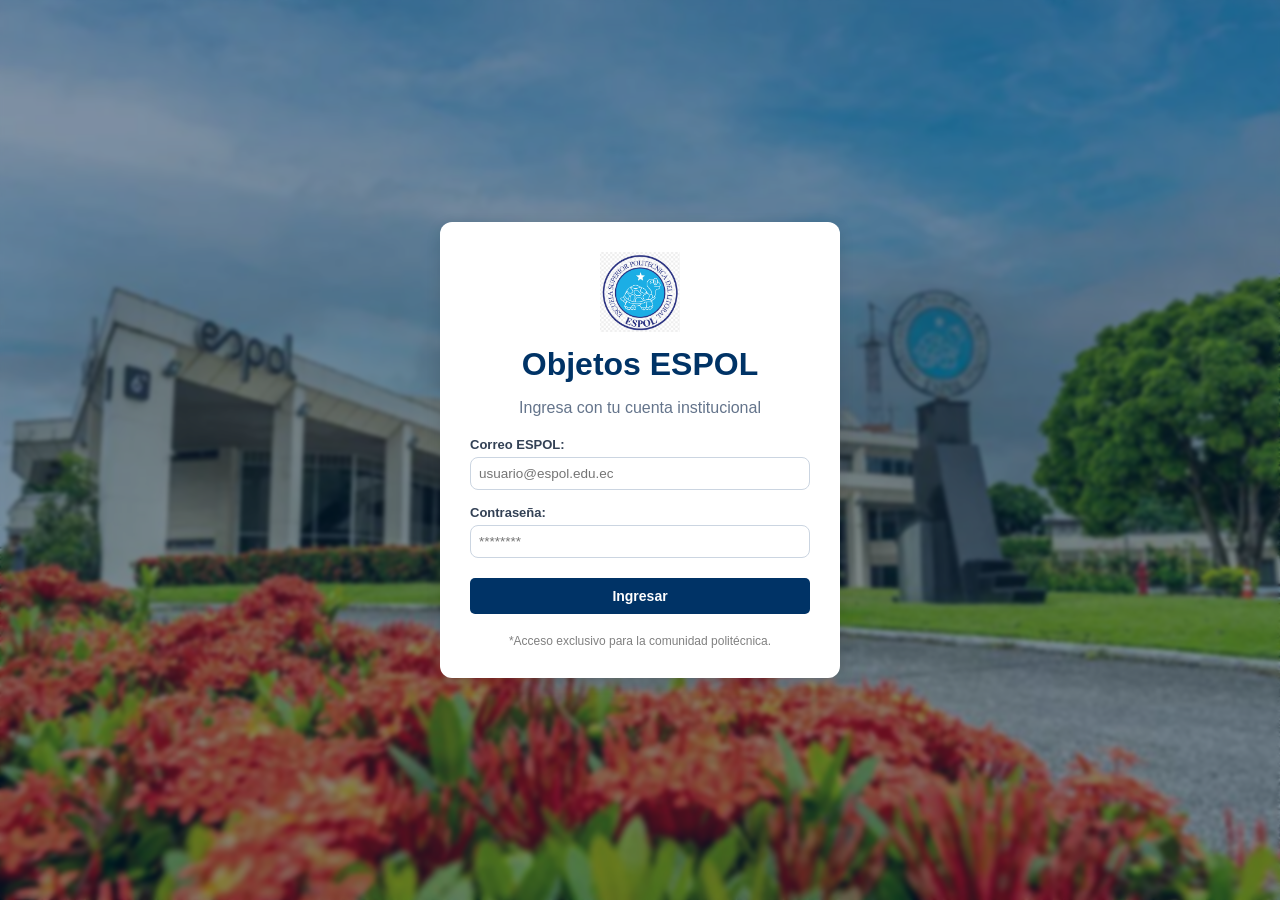
<file: index.html>
<!DOCTYPE html>
<html lang="es">
<head>
    <meta charset="UTF-8">
    <meta name="viewport" content="width=device-width, initial-scale=1.0">
    <title>Iniciar Sesión - Objetos ESPOL</title>
    <!-- Conectado al CSS centralizado -->
    <link rel="stylesheet" href="style.css">
</head>
<body class="body-index">
    <div class="container" style="max-width: 400px; text-align: center;">
        
        <!-- Logo de la tortuguita ESPOL -->
        <img src="logo-tortuga.png" alt="Logo ESPOL" style="width: 80px; height: 80px; margin-bottom: 10px; object-fit: contain;">

        <h1 style="margin-top: 0;">Objetos ESPOL</h1>
        <p>Ingresa con tu cuenta institucional</p>

        <form>
            <label style="display: block; text-align: left;">Correo ESPOL:</label>
            <input type="email" placeholder="usuario@espol.edu.ec" style="width: 100%; padding: 8px; margin-bottom: 15px; box-sizing: border-box;"><br>

            <label style="display: block; text-align: left;">Contraseña:</label>
            <input type="password" placeholder="********" style="width: 100%; padding: 8px; margin-bottom: 20px; box-sizing: border-box;"><br>

            <button type="button" onclick="window.location.href='menu.html'" style="background-color: #003366; color: white; padding: 10px 20px; border: none; border-radius: 5px; cursor: pointer; width: 100%; margin: 0;">Ingresar</button>
        </form>
        
        <p style="font-size: 12px; color: gray; margin-top: 20px; margin-bottom: 0;">*Acceso exclusivo para la comunidad politécnica.</p>
    </div>
</body>
</html>
</file>
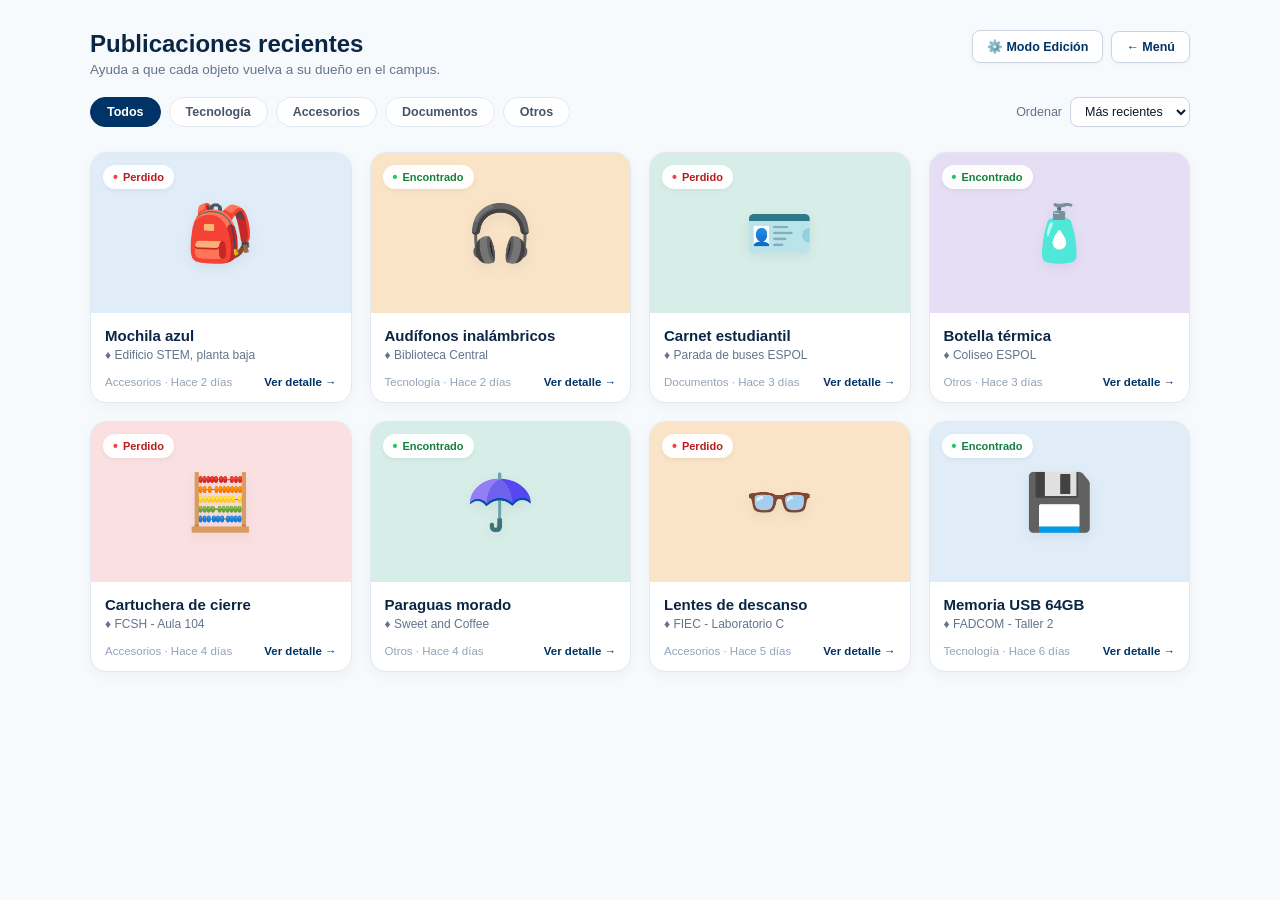
<file: feed.html>
<!DOCTYPE html>
<html lang="es">
<head>
    <meta charset="UTF-8">
    <meta name="viewport" content="width=device-width, initial-scale=1.0">
    <title>Publicaciones Recientes - PoliFind ESPOL</title>
    <style>
        * {
            box-sizing: border-box;
            margin: 0;
            padding: 0;
            font-family: -apple-system, BlinkMacSystemFont, "Segoe UI", Roboto, Helvetica, Arial, sans-serif;
        }

        body {
            background-color: #f7fafc;
            color: #0f172a;
            padding: 30px 24px;
        }

        .header-section {
            max-width: 1100px;
            margin: 0 auto 20px auto;
            display: flex;
            justify-content: space-between;
            align-items: flex-start;
            flex-wrap: wrap;
            gap: 12px;
        }

        .header-titles h1 {
            font-size: 24px;
            font-weight: 800;
            color: #0b2545;
            margin-bottom: 4px;
        }

        .header-titles p {
            font-size: 13.5px;
            color: #64748b;
        }

        .header-actions {
            display: flex;
            gap: 8px;
            align-items: center;
        }

        .btn-header {
            background: #ffffff;
            border: 1px solid #cbd5e1;
            padding: 8px 14px;
            border-radius: 8px;
            font-size: 12.5px;
            font-weight: 700;
            color: #003366;
            text-decoration: none;
            cursor: pointer;
            transition: all 0.2s;
            box-shadow: 0 2px 4px rgba(0,0,0,0.03);
            display: inline-flex;
            align-items: center;
            gap: 6px;
        }

        .btn-header:hover {
            background: #f1f5f9;
            border-color: #003366;
        }

        .btn-header.admin-active {
            background: #003366;
            color: #ffffff;
            border-color: #003366;
        }

        /* Barra de filtros y orden */
        .controls-row {
            max-width: 1100px;
            margin: 0 auto 25px auto;
            display: flex;
            justify-content: space-between;
            align-items: center;
            flex-wrap: wrap;
            gap: 14px;
        }

        .pill-filters {
            display: flex;
            gap: 8px;
            flex-wrap: wrap;
        }

        .pill-btn {
            background: #ffffff;
            border: 1px solid #e2e8f0;
            border-radius: 20px;
            padding: 7px 16px;
            font-size: 12.5px;
            font-weight: 600;
            color: #475569;
            cursor: pointer;
            transition: all 0.2s;
        }

        .pill-btn:hover {
            background: #f1f5f9;
        }

        .pill-btn.active {
            background: #003366;
            color: #ffffff;
            border-color: #003366;
        }

        .order-selector {
            display: flex;
            align-items: center;
            gap: 8px;
            font-size: 12.5px;
            color: #64748b;
        }

        .order-selector select {
            border: 1px solid #cbd5e1;
            background: #ffffff;
            padding: 6px 10px;
            border-radius: 8px;
            font-size: 12.5px;
            color: #0f172a;
            outline: none;
            cursor: pointer;
        }

        /* Cuadrícula de tarjetas */
        .cards-grid {
            max-width: 1100px;
            margin: 0 auto;
            display: grid;
            grid-template-columns: repeat(4, 1fr);
            gap: 18px;
        }

        @media (max-width: 992px) {
            .cards-grid {
                grid-template-columns: repeat(2, 1fr);
            }
        }

        @media (max-width: 540px) {
            .cards-grid {
                grid-template-columns: 1fr;
            }
        }

        .item-card {
            background: #ffffff;
            border-radius: 16px;
            overflow: hidden;
            border: 1px solid #e2e8f0;
            box-shadow: 0 4px 14px rgba(0, 33, 66, 0.04);
            cursor: pointer;
            transition: transform 0.2s, box-shadow 0.2s;
            display: flex;
            flex-direction: column;
            position: relative;
        }

        .item-card:hover {
            transform: translateY(-4px);
            box-shadow: 0 8px 22px rgba(0, 51, 102, 0.1);
        }

        /* Botón de ocultar tarjeta en modo edición */
        .btn-ocultar-card {
            position: absolute;
            top: 10px;
            right: 10px;
            background: #dc2626;
            color: #ffffff;
            border: none;
            border-radius: 20px;
            padding: 4px 10px;
            font-size: 11px;
            font-weight: 700;
            cursor: pointer;
            z-index: 10;
            display: none;
            box-shadow: 0 2px 6px rgba(0,0,0,0.25);
            transition: background 0.15s;
        }

        .btn-ocultar-card:hover {
            background: #991b1b;
        }

        .modo-edicion-on .btn-ocultar-card {
            display: block;
        }

        /* Cabecera de la tarjeta */
        .card-visual {
            height: 160px;
            position: relative;
            display: flex;
            align-items: center;
            justify-content: center;
            overflow: hidden;
        }

        .card-visual img {
            width: 100%;
            height: 100%;
            object-fit: cover;
        }

        .card-visual.bg-blue { background: #e0ecf7; }
        .card-visual.bg-peach { background: #fae4c8; }
        .card-visual.bg-mint { background: #d7ede7; }
        .card-visual.bg-lavender { background: #e5def5; }
        .card-visual.bg-pink { background: #fbe0e2; }

        .card-emoji {
            font-size: 55px;
            user-select: none;
            filter: drop-shadow(0 4px 6px rgba(0,0,0,0.06));
        }

        .badge-status {
            position: absolute;
            top: 12px;
            left: 12px;
            font-size: 11px;
            font-weight: 700;
            padding: 4px 10px;
            border-radius: 12px;
            background: rgba(255, 255, 255, 0.95);
            display: flex;
            align-items: center;
            gap: 5px;
            box-shadow: 0 2px 5px rgba(0,0,0,0.05);
            z-index: 2;
        }

        .badge-status.perdido {
            color: #b91c1c;
        }
        .badge-status.perdido::before {
            content: "•";
            font-size: 14px;
            color: #ef4444;
        }

        .badge-status.encontrado {
            color: #15803d;
        }
        .badge-status.encontrado::before {
            content: "•";
            font-size: 14px;
            color: #22c55e;
        }

        /* Cuerpo inferior de la tarjeta */
        .card-info {
            padding: 14px;
            display: flex;
            flex-direction: column;
            flex: 1;
        }

        .card-info h3 {
            font-size: 15px;
            font-weight: 700;
            color: #0b2545;
            margin-bottom: 4px;
        }

        .card-location {
            font-size: 12px;
            color: #64748b;
            margin-bottom: 14px;
        }

        .card-footer-meta {
            margin-top: auto;
            display: flex;
            justify-content: space-between;
            align-items: center;
            font-size: 11.5px;
            color: #94a3b8;
        }

        .link-detalle {
            color: #003366;
            font-weight: 700;
            text-decoration: none;
        }

        /* MODAL MINIMALISTA */
        .modal-overlay {
            position: fixed;
            top: 0;
            left: 0;
            width: 100vw;
            height: 100vh;
            background: rgba(15, 23, 42, 0.45);
            backdrop-filter: blur(5px);
            display: none;
            align-items: center;
            justify-content: center;
            z-index: 1000;
            padding: 16px;
        }

        .modal-card {
            background: #ffffff;
            width: 100%;
            max-width: 480px;
            border-radius: 20px;
            overflow: hidden;
            box-shadow: 0 20px 40px rgba(0, 33, 66, 0.25);
            animation: fadeIn 0.2s ease-out;
            position: relative;
        }

        @keyframes fadeIn {
            from { opacity: 0; transform: scale(0.95); }
            to { opacity: 1; transform: scale(1); }
        }

        .modal-header-bar {
            padding: 14px 18px;
            display: flex;
            justify-content: space-between;
            align-items: center;
            border-bottom: 1px solid #f1f5f9;
        }

        .modal-header-bar h2 {
            font-size: 15px;
            font-weight: 700;
            color: #0b2545;
        }

        .modal-close-btn {
            background: #f1f5f9;
            border: none;
            width: 28px;
            height: 28px;
            border-radius: 50%;
            display: flex;
            align-items: center;
            justify-content: center;
            font-size: 14px;
            color: #64748b;
            cursor: pointer;
            transition: all 0.15s;
        }

        .modal-close-btn:hover {
            background: #e2e8f0;
            color: #0b2545;
        }

        .modal-body {
            padding: 16px 20px 20px 20px;
        }

        .modal-visual {
            height: 190px;
            border-radius: 14px;
            position: relative;
            display: flex;
            align-items: center;
            justify-content: center;
            margin-bottom: 16px;
            overflow: hidden;
        }

        .modal-visual img {
            width: 100%;
            height: 100%;
            object-fit: cover;
        }

        .modal-visual .card-emoji {
            font-size: 68px;
        }

        .modal-body h3 {
            font-size: 18px;
            font-weight: 800;
            color: #0b2545;
            margin-bottom: 2px;
        }

        .modal-subtitle {
            font-size: 12px;
            color: #64748b;
            margin-bottom: 12px;
        }

        .modal-desc {
            font-size: 13px;
            color: #334155;
            line-height: 1.45;
            margin-bottom: 16px;
        }

        .modal-meta-box {
            background: #f8fafc;
            border: 1px solid #edf2f7;
            border-radius: 12px;
            padding: 12px 14px;
            display: grid;
            grid-template-columns: 1fr 1fr;
            gap: 12px;
            margin-bottom: 16px;
        }

        .meta-col small {
            display: block;
            font-size: 10px;
            font-weight: 800;
            letter-spacing: 0.8px;
            color: #94a3b8;
            text-transform: uppercase;
            margin-bottom: 3px;
        }

        .meta-col span {
            font-size: 12px;
            font-weight: 600;
            color: #0b2545;
        }

        .btn-modal-contact {
            width: 100%;
            background-color: #003366;
            color: #ffffff;
            border: none;
            padding: 11px 16px;
            border-radius: 10px;
            font-size: 13.5px;
            font-weight: 700;
            cursor: pointer;
            display: flex;
            align-items: center;
            justify-content: center;
            gap: 8px;
            transition: background-color 0.2s;
        }

        .btn-modal-contact:hover {
            background-color: #002244;
        }
    </style>
</head>
<body>

    <!-- Encabezado con Botón de Modo Edición -->
    <div class="header-section">
        <div class="header-titles">
            <h1>Publicaciones recientes</h1>
            <p>Ayuda a que cada objeto vuelva a su dueño en el campus.</p>
        </div>
        <div class="header-actions">
            <button id="btnModoEdicion" class="btn-header" onclick="alternarModoEdicion()">⚙️ Modo Edición</button>
            <button id="btnRestaurar" class="btn-header" style="display: none;" onclick="restaurarOcultos()">🔄 Restaurar</button>
            <a href="menu.html" class="btn-header">← Menú</a>
        </div>
    </div>

    <!-- Controles y Categorías -->
    <div class="controls-row">
        <div class="pill-filters">
            <button class="pill-btn active" onclick="filtrarCategoria('Todos', this)">Todos</button>
            <button class="pill-btn" onclick="filtrarCategoria('Tecnología', this)">Tecnología</button>
            <button class="pill-btn" onclick="filtrarCategoria('Accesorios', this)">Accesorios</button>
            <button class="pill-btn" onclick="filtrarCategoria('Documentos', this)">Documentos</button>
            <button class="pill-btn" onclick="filtrarCategoria('Otros', this)">Otros</button>
        </div>

        <div class="order-selector">
            <span>Ordenar</span>
            <select id="selectOrden" onchange="cambiarOrden()">
                <option value="recientes">Más recientes</option>
                <option value="antiguos">Más antiguos</option>
            </select>
        </div>
    </div>

    <!-- Grid de Objetos Publicados Dinámico -->
    <div class="cards-grid" id="gridCards"></div>

    <!-- MODAL MINIMALISTA DE DETALLE -->
    <div class="modal-overlay" id="modalDetalle" onclick="cerrarDetalleFuera(event)">
        <div class="modal-card">
            <div class="modal-header-bar">
                <h2>Detalle del objeto</h2>
                <button class="modal-close-btn" onclick="cerrarDetalle()">✕</button>
            </div>
            <div class="modal-body">
                <div class="modal-visual" id="modalVisual">
                    <span class="badge-status" id="modalBadge"></span>
                    <div id="modalVisualContent"></div>
                </div>

                <h3 id="modalTitulo"></h3>
                <div class="modal-subtitle" id="modalSubtitulo"></div>
                <p class="modal-desc" id="modalDesc"></p>

                <div class="modal-meta-box">
                    <div class="meta-col">
                        <small>ÚLTIMO LUGAR VISTO</small>
                        <span id="modalLugar"></span>
                    </div>
                    <div class="meta-col">
                        <small>FECHA APROXIMADA</small>
                        <span id="modalFecha"></span>
                    </div>
                </div>

                <button class="btn-modal-contact" onclick="contactarObjeto()">
                    ✉ Contactar por correo
                </button>
            </div>
        </div>
    </div>

    <script>
        const objetosBase = [
            { id: "base-1", titulo: "Mochila azul", categoria: "Accesorios", estado: "Perdido", bgClass: "bg-blue", emoji: "🎒", lugar: "Edificio STEM, planta baja", fecha: "14 de octubre de 2026", tiempo: "Hace 2 días", desc: "Mochila azul marino con un llavero de estrella. La vi por última vez cerca de las mesas de estudio.", contacto: "estudiante@espol.edu.ec" },
            { id: "base-2", titulo: "Audífonos inalámbricos", categoria: "Tecnología", estado: "Encontrado", bgClass: "bg-peach", emoji: "🎧", lugar: "Biblioteca Central", fecha: "14 de octubre de 2026", tiempo: "Hace 2 días", desc: "Estuche blanco de audífonos encontrado en una mesa del segundo piso.", contacto: "seguridad@espol.edu.ec" },
            { id: "base-3", titulo: "Carnet estudiantil", categoria: "Documentos", estado: "Perdido", bgClass: "bg-mint", emoji: "🪪", lugar: "Parada de buses ESPOL", fecha: "13 de octubre de 2026", tiempo: "Hace 3 días", desc: "Carné de estudiante universitario extraviado al tomar el alimentador en la parada principal.", contacto: "estudiante@espol.edu.ec" },
            { id: "base-4", titulo: "Botella térmica", categoria: "Otros", estado: "Encontrado", bgClass: "bg-lavender", emoji: "🧴", lugar: "Coliseo ESPOL", fecha: "13 de octubre de 2026", tiempo: "Hace 3 días", desc: "Termo metálico de color lila encontrado en las gradas laterales del coliseo deportivo.", contacto: "seguridad@espol.edu.ec" },
            { id: "base-5", titulo: "Cartuchera de cierre", categoria: "Accesorios", estado: "Perdido", bgClass: "bg-pink", emoji: "🧮", lugar: "FCSH - Aula 104", fecha: "12 de octubre de 2026", tiempo: "Hace 4 días", desc: "Cartuchera compacta con resaltadores y calculadora básica, olvidada en el pupitre tras clase.", contacto: "estudiante@espol.edu.ec" },
            { id: "base-6", titulo: "Paraguas morado", categoria: "Otros", estado: "Encontrado", bgClass: "bg-mint", emoji: "☂️", lugar: "Sweet and Coffee", fecha: "12 de octubre de 2026", tiempo: "Hace 4 días", desc: "Paraguas morado dejado en el respaldo de una de las sillas exteriores.", contacto: "seguridad@espol.edu.ec" },
            { id: "base-7", titulo: "Lentes de descanso", categoria: "Accesorios", estado: "Perdido", bgClass: "bg-peach", emoji: "👓", lugar: "FIEC - Laboratorio C", fecha: "11 de octubre de 2026", tiempo: "Hace 5 días", desc: "Lentes marco azul oscuro con antireflejo en su funda de tela.", contacto: "estudiante@espol.edu.ec" },
            { id: "base-8", titulo: "Memoria USB 64GB", categoria: "Tecnología", estado: "Encontrado", bgClass: "bg-blue", emoji: "💾", lugar: "FADCOM - Taller 2", fecha: "10 de octubre de 2026", tiempo: "Hace 6 días", desc: "Pendrive metálico con cordón azul encontrado conectado a una máquina.", contacto: "seguridad@espol.edu.ec" }
        ];

        let contactoActual = "";
        let categoriaSeleccionada = "Todos";
        let modoEdicionActivo = false;

        function cargarYRenderizarObjetos() {
            const grid = document.getElementById("gridCards");
            grid.innerHTML = "";

            // IDs ocultados por el usuario
            const ocultos = JSON.parse(localStorage.getItem("polifind_ocultos") || "[]");

            // Mostrar u ocultar botón de restaurar según si hay algo oculto
            document.getElementById("btnRestaurar").style.display = ocultos.length > 0 ? "inline-flex" : "none";

            // 1. Reportes locales de estudiante.html
            const reportesLocales = JSON.parse(localStorage.getItem("reportes_polifind") || "[]");
            const formateadosLocales = reportesLocales.map((item, idx) => ({
                id: item.id || `local-${idx}`,
                titulo: item.titulo,
                categoria: item.categoria,
                estado: item.estado,
                imagen: item.imagen,
                bgClass: item.estado.toLowerCase().includes("perd") ? "bg-pink" : "bg-mint",
                emoji: "📦",
                lugar: item.lugar,
                fecha: item.fecha || "Hoy",
                tiempo: "Recién publicado",
                desc: item.descripcion,
                contacto: item.contacto,
                esReal: true
            }));

            // 2. Unir y descartar los que estén en la lista de ocultos
            let listaCompleta = [...formateadosLocales, ...objetosBase].filter(obj => !ocultos.includes(obj.id));

            // Orden
            if (document.getElementById("selectOrden").value === "antiguos") {
                listaCompleta.reverse();
            }

            // 3. Crear tarjetas
            listaCompleta.forEach(obj => {
                const card = document.createElement("div");
                card.className = "item-card";
                card.setAttribute("data-cat", obj.categoria);

                const statusClass = obj.estado.toLowerCase().includes("perd") ? "perdido" : "encontrado";
                const statusTexto = obj.estado.toLowerCase().includes("perd") ? "Perdido" : "Encontrado";

                const visualHTML = obj.imagen 
                    ? `<img src="${obj.imagen}" alt="${obj.titulo}">` 
                    : `<span class="card-emoji">${obj.emoji}</span>`;

                card.innerHTML = `
                    <button class="btn-ocultar-card" onclick="ocultarTarjeta(event, '${obj.id}')">✕ Ocultar</button>
                    <div class="card-visual ${obj.imagen ? '' : obj.bgClass}">
                        <span class="badge-status ${statusClass}">${statusTexto}</span>
                        ${visualHTML}
                    </div>
                    <div class="card-info">
                        <h3>${obj.titulo}</h3>
                        <div class="card-location">♦ ${obj.lugar}</div>
                        <div class="card-footer-meta">
                            <span>${obj.categoria} · ${obj.tiempo}</span>
                            <span class="link-detalle">Ver detalle →</span>
                        </div>
                    </div>
                `;

                card.onclick = (e) => {
                    // Evitar abrir modal si hizo clic en el botón de ocultar
                    if (!e.target.classList.contains("btn-ocultar-card")) {
                        abrirDetalle(obj, statusClass, statusTexto);
                    }
                };
                grid.appendChild(card);
            });

            aplicarFiltroDOM();
        }

        function alternarModoEdicion() {
            modoEdicionActivo = !modoEdicionActivo;
            document.body.classList.toggle("modo-edicion-on", modoEdicionActivo);

            const btn = document.getElementById("btnModoEdicion");
            if (modoEdicionActivo) {
                btn.classList.add("admin-active");
                btn.innerText = "✓ Salir de Edición";
            } else {
                btn.classList.remove("admin-active");
                btn.innerText = "⚙️ Modo Edición";
            }
        }

        function ocultarTarjeta(e, id) {
            e.stopPropagation(); // no abrir modal
            const ocultos = JSON.parse(localStorage.getItem("polifind_ocultos") || "[]");
            if (!ocultos.includes(id)) {
                ocultos.push(id);
                localStorage.setItem("polifind_ocultos", JSON.stringify(ocultos));
            }
            cargarYRenderizarObjetos();
        }

        function restaurarOcultos() {
            if (confirm("¿Quieres volver a mostrar las tarjetas base que habías ocultado?")) {
                localStorage.removeItem("polifind_ocultos");
                cargarYRenderizarObjetos();
            }
        }

        function abrirDetalle(obj, statusClass, statusTexto) {
            contactoActual = obj.contacto || "seguridad@espol.edu.ec";
            
            document.getElementById("modalTitulo").innerText = obj.titulo;
            document.getElementById("modalSubtitulo").innerText = `${obj.categoria} · Publicado ${obj.tiempo}`;
            document.getElementById("modalDesc").innerText = obj.desc;
            document.getElementById("modalLugar").innerText = obj.lugar;
            document.getElementById("modalFecha").innerText = obj.fecha;

            const modalVisual = document.getElementById("modalVisual");
            const modalContent = document.getElementById("modalVisualContent");
            
            if (obj.imagen) {
                modalVisual.className = "modal-visual";
                modalContent.innerHTML = `<img src="${obj.imagen}" alt="${obj.titulo}">`;
            } else {
                modalVisual.className = `modal-visual ${obj.bgClass}`;
                modalContent.innerHTML = `<span class="card-emoji" style="font-size: 68px;">${obj.emoji}</span>`;
            }

            const modalBadge = document.getElementById("modalBadge");
            modalBadge.className = `badge-status ${statusClass}`;
            modalBadge.innerText = statusTexto;

            document.getElementById("modalDetalle").style.display = "flex";
        }

        function cerrarDetalle() {
            document.getElementById("modalDetalle").style.display = "none";
        }

        function cerrarDetalleFuera(e) {
            if (e.target.id === "modalDetalle") {
                cerrarDetalle();
            }
        }

        function contactarObjeto() {
            alert(`Para coordinar la entrega o reclamo de este objeto:\n\n✉ Contacto: ${contactoActual}`);
        }

        function filtrarCategoria(categoria, boton) {
            categoriaSeleccionada = categoria;
            document.querySelectorAll(".pill-btn").forEach(btn => btn.classList.remove("active"));
            boton.classList.add("active");
            aplicarFiltroDOM();
        }

        function aplicarFiltroDOM() {
            const tarjetas = document.querySelectorAll(".item-card");
            tarjetas.forEach(card => {
                if (categoriaSeleccionada === "Todos" || card.getAttribute("data-cat") === categoriaSeleccionada) {
                    card.style.display = "flex";
                } else {
                    card.style.display = "none";
                }
            });
        }

        function cambiarOrden() {
            cargarYRenderizarObjetos();
        }

        window.onload = cargarYRenderizarObjetos;
    </script>
</body>
</html>
</file>
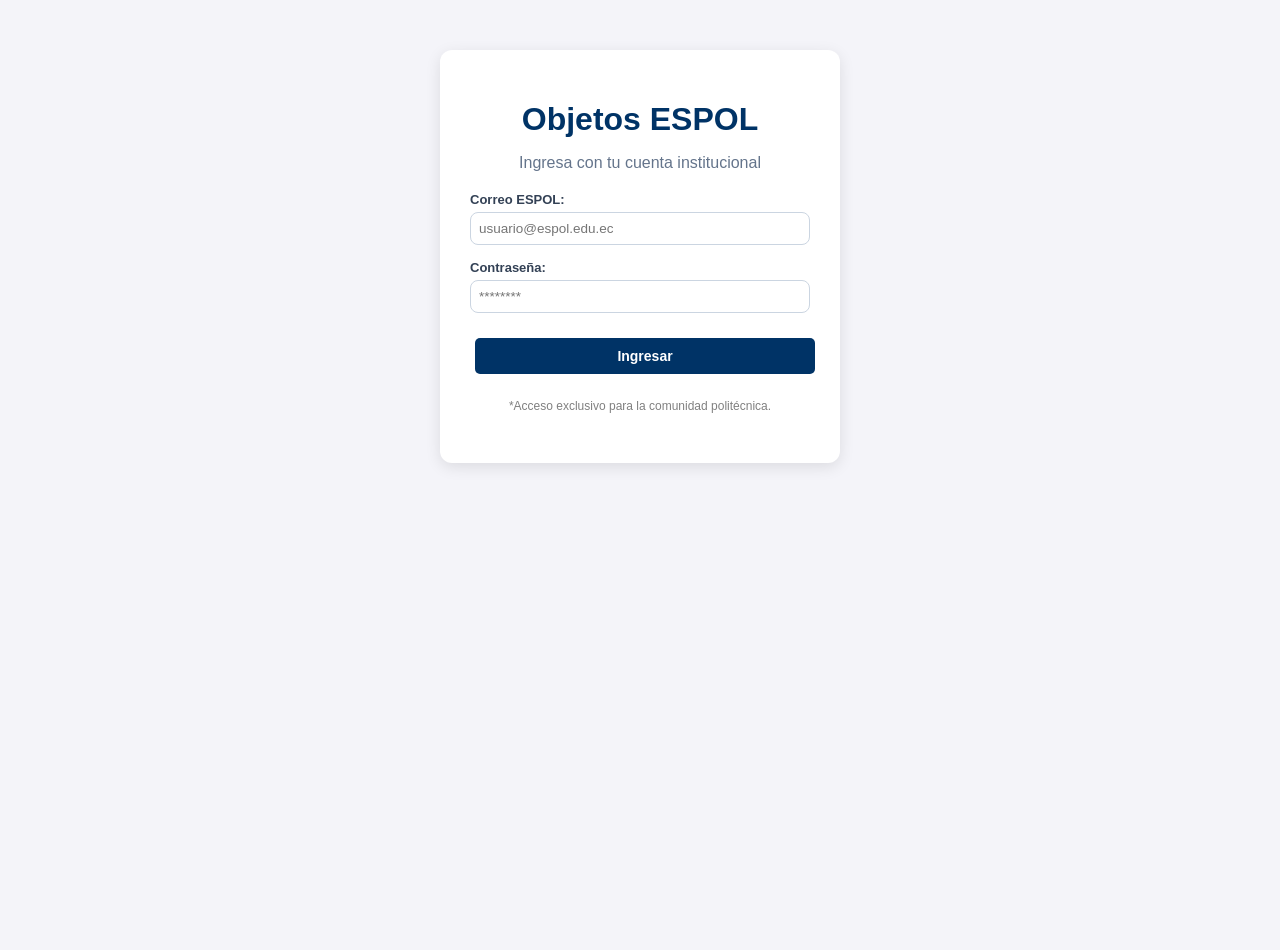
<file: login.html>
<!DOCTYPE html>
<html lang="es">
<head>
    <meta charset="UTF-8">
    <meta name="viewport" content="width=device-width, initial-scale=1.0">
    <title>Iniciar Sesión - Objetos ESPOL</title>
    <link rel="stylesheet" href="style.css">
</head>
<body>
    <div class="container" style="max-width: 400px; margin: 50px auto; text-align: center;">
        <h1>Objetos ESPOL</h1>
        <p>Ingresa con tu cuenta institucional</p>

        <form>
            <label style="display: block; text-align: left;">Correo ESPOL:</label>
            <input type="email" placeholder="usuario@espol.edu.ec" style="width: 100%; padding: 8px; margin-bottom: 15px;"><br>

            <label style="display: block; text-align: left;">Contraseña:</label>
            <input type="password" placeholder="********" style="width: 100%; padding: 8px; margin-bottom: 20px;"><br>

            <!-- Al darle clic, te lleva a la página principal de selección -->
            <button type="button" onclick="window.location.href='index.html'" style="background-color: #003366; color: white; padding: 10px 20px; border: none; border-radius: 5px; cursor: pointer; width: 100%;">Ingresar</button>
        </form>
        
        <p style="font-size: 12px; color: gray; margin-top: 20px;">*Acceso exclusivo para la comunidad politécnica.</p>
    </div>
</body>
</html>
</file>
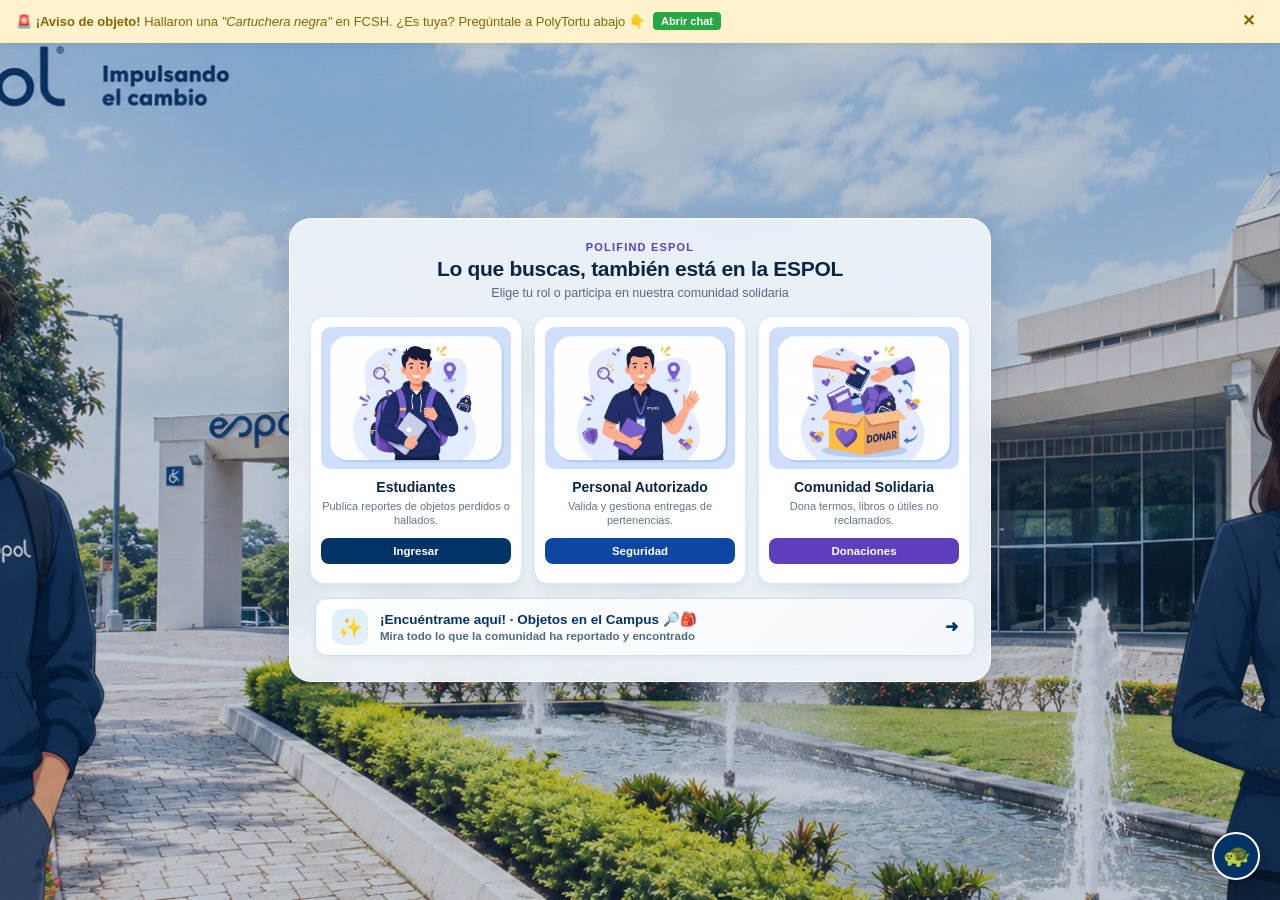
<file: menu.html>
<!DOCTYPE html>
<html lang="es">
<head>
    <meta charset="UTF-8">
    <meta name="viewport" content="width=device-width, initial-scale=1.0">
    <title>PoliFind - ESPOL</title>
    <!-- Conectado al CSS centralizado -->
    <link rel="stylesheet" href="style.css"> 
    <style>
        .menu-container {
            background: rgba(237, 244, 249, 0.94);
            backdrop-filter: blur(10px);
            padding: 18px 20px 20px 20px;
            border-radius: 22px;
            box-shadow: 0 10px 30px rgba(0, 33, 66, 0.16);
            border: 1px solid rgba(255, 255, 255, 0.85);
            text-align: center;
            max-width: 660px;
            width: 86%;
            margin: auto;
            position: relative;
            z-index: 2;
        }

        .cards-grid {
            display: grid;
            grid-template-columns: repeat(3, 1fr);
            gap: 12px;
            margin-top: 14px;
            margin-bottom: 14px;
        }

        @media (max-width: 768px) {
            .cards-grid {
                grid-template-columns: 1fr;
            }
        }

        .role-card {
            background: #ffffff;
            border-radius: 14px;
            padding: 10px 10px 14px 10px;
            box-shadow: 0 3px 10px rgba(0, 33, 66, 0.06);
            border: 1px solid #e2e8f0;
            display: flex;
            flex-direction: column;
            align-items: center;
            transition: transform 0.2s ease, box-shadow 0.2s ease;
        }

        .role-card:hover {
            transform: translateY(-3px);
            box-shadow: 0 6px 16px rgba(0, 51, 102, 0.14);
        }

        .role-card img {
            width: 100%;
            aspect-ratio: 4 / 3;
            object-fit: cover;
            border-radius: 10px;
            margin-bottom: 8px;
        }

        .role-card h3 {
            margin: 2px 0 4px 0;
            color: #0b2545;
            font-size: 14px;
            font-weight: 700;
        }

        .role-card p {
            color: #64748b;
            font-size: 11px;
            margin: 0 0 10px 0;
            line-height: 1.3;
            min-height: 28px;
        }

        .btn-card {
            width: 100%;
            border: none;
            padding: 7px 10px;
            border-radius: 8px;
            font-size: 11.5px;
            font-weight: 700;
            cursor: pointer;
            transition: opacity 0.2s;
            margin-top: auto;
        }

        .btn-card:hover {
            opacity: 0.92;
        }

        .btn-estudiante {
            background-color: #003366;
            color: #ffffff;
        }

        .btn-personal {
            background-color: #0d47a1;
            color: #ffffff;
        }

        .btn-donar {
            background-color: #5d3ebc;
            color: #ffffff;
        }

        /* Botón rectangular inferior */
        .btn-mural {
            width: 100%;
            background: linear-gradient(135deg, #ffffff 0%, #f4f8fc 100%);
            border: 1.5px solid #cce1f0;
            border-radius: 12px;
            padding: 10px 16px;
            display: flex;
            align-items: center;
            justify-content: space-between;
            cursor: pointer;
            box-shadow: 0 3px 8px rgba(0, 33, 66, 0.05);
            transition: all 0.2s ease;
            box-sizing: border-box;
        }

        .btn-mural:hover {
            background: #eef6fd;
            border-color: #003366;
            transform: translateY(-2px);
            box-shadow: 0 5px 14px rgba(0, 51, 102, 0.12);
        }

        .btn-mural-left {
            display: flex;
            align-items: center;
            gap: 12px;
            text-align: left;
        }

        .emoji-box {
            font-size: 20px;
            background: #e0effa;
            width: 36px;
            height: 36px;
            display: flex;
            align-items: center;
            justify-content: center;
            border-radius: 10px;
        }

        #alerta-contenido {
            display: flex;
            align-items: center;
            gap: 8px;
            flex-wrap: wrap;
            transition: opacity 0.35s ease, transform 0.35s ease;
            opacity: 1;
            transform: translateY(0);
        }

        #alerta-contenido.rotando {
            opacity: 0;
            transform: translateY(-6px);
        }
    </style>
    <script>
        function toggleChat() {
            const chat = document.getElementById('chat-box');
            chat.style.display = chat.style.display === 'flex' ? 'none' : 'flex';
        }

        function abrirChatConTexto(consulta) {
            const chat = document.getElementById('chat-box');
            chat.style.display = 'flex';
            if (consulta) {
                const input = document.getElementById('chat-input');
                input.value = `Hola, quisiera información sobre: ${consulta}`;
                input.focus();
            }
        }

        function abrirChat() {
            document.getElementById('chat-box').style.display = 'flex';
        }

        function cerrarChat() {
            document.getElementById('chat-box').style.display = 'none';
        }

        async function enviarMensaje() {
            const input = document.getElementById('chat-input');
            const texto = input.value.trim();
            if (!texto) return;

            const cuerpo = document.getElementById('chat-cuerpo');

            const msgUser = document.createElement('p');
            msgUser.style.cssText = "background: #003366; color: white; padding: 8px 12px; border-radius: 8px; width: fit-content; max-width: 82%; align-self: flex-end; margin: 4px 0; font-size: 13px;";
            msgUser.innerText = texto;
            cuerpo.appendChild(msgUser);

            input.value = '';
            cuerpo.scrollTop = cuerpo.scrollHeight;

            const msgLoading = document.createElement('p');
            msgLoading.id = "tortu-cargando";
            msgLoading.style.cssText = "background: #e9ecef; color: #555; padding: 6px 10px; border-radius: 8px; width: fit-content; margin: 4px 0; font-style: italic; font-size: 12px;";
            msgLoading.innerText = "🐢 PolyTortu está pensando... 🍃";
            cuerpo.appendChild(msgLoading);
            cuerpo.scrollTop = cuerpo.scrollHeight;

            try {
                const respuesta = await consultarGemini(texto);
                msgLoading.remove();

                const msgBot = document.createElement('p');
                msgBot.style.cssText = "background: #f1f0f0; color: #222; padding: 8px 12px; border-radius: 8px; width: fit-content; max-width: 82%; align-self: flex-start; margin: 4px 0; font-size: 13px; line-height: 1.35;";
                msgBot.innerHTML = `🐢 <strong>PolyTortu:</strong> ${respuesta}`;
                cuerpo.appendChild(msgBot);
            } catch (error) {
                console.error(error);
                msgLoading.remove();
                const msgError = document.createElement('p');
                msgError.style.cssText = "background: #ffebe9; color: #c00; padding: 6px 10px; border-radius: 8px; width: fit-content; margin: 4px 0; font-size: 12px;";
                msgError.innerText = "⚠️ No pude responder en este momento.";
                cuerpo.appendChild(msgError);
            }

            cuerpo.scrollTop = cuerpo.scrollHeight;
        }

        async function consultarGemini(promptUsuario) {
            const response = await fetch('/api/chat', {
                method: "POST",
                headers: { "Content-Type": "application/json" },
                body: JSON.stringify({ prompt: promptUsuario })
            });

            if (!response.ok) {
                throw new Error("Error en la respuesta: " + response.status);
            }

            const data = await response.json();
            return data.reply;
        }

        function teclaEnter(e) {
            if (e.key === 'Enter') enviarMensaje();
        }

        let indiceAviso = 0;
        let listaAvisos = [];

        function iniciarAvisosRotativos() {
            const base = [
                { accion: 'Hallaron una', objeto: 'Cartuchera negra', lugar: 'FCSH' },
                { accion: 'Reportaron un', objeto: 'Carné estudiantil', lugar: 'Biblioteca' }
            ];

            const guardados = JSON.parse(localStorage.getItem("reportes_polifind") || "[]");
            const reales = guardados.map(r => ({
                accion: r.estado && r.estado.toLowerCase().includes("perd") ? 'Perdieron un(a)' : 'Hallaron un(a)',
                objeto: r.titulo,
                lugar: r.lugar
            }));

            listaAvisos = [...reales, ...base];
            actualizarTextoAviso();

            if (listaAvisos.length > 1) {
                setInterval(rotarSiguienteAviso, 4500);
            }
        }

        function actualizarTextoAviso() {
            if (listaAvisos.length === 0) return;
            const item = listaAvisos[indiceAviso];
            const contenedor = document.getElementById("alerta-contenido");
            if (!contenedor) return;

            contenedor.innerHTML = `
                <span>🚨 <strong>¡Aviso de objeto!</strong> ${item.accion} <em>"${item.objeto}"</em> en ${item.lugar}. ¿Es tuya? Pregúntale a PolyTortu abajo 👇</span>
                <button onclick="abrirChatConTexto('${item.objeto} en ${item.lugar}')" style="background: #28a745; color: white; border: none; padding: 3px 8px; border-radius: 4px; font-size: 11px; font-weight: bold; cursor: pointer; margin: 0;">Abrir chat</button>
            `;
        }

        function rotarSiguienteAviso() {
            const contenedor = document.getElementById("alerta-contenido");
            if (!contenedor) return;

            contenedor.classList.add("rotando");
            setTimeout(() => {
                indiceAviso = (indiceAviso + 1) % listaAvisos.length;
                actualizarTextoAviso();
                contenedor.classList.remove("rotando");
            }, 350);
        }

        window.addEventListener("DOMContentLoaded", iniciarAvisosRotativos);
    </script>
</head>
<body class="body-menu">

    <!-- 1. Tira superior de alerta rotativa -->
    <div id="banner-alerta" style="position: fixed; top: 0; left: 0; width: 100%; background: #fff3cd; color: #856404; border-bottom: 1px solid #ffeeba; padding: 8px 16px; display: flex; justify-content: space-between; align-items: center; z-index: 100; box-shadow: 0 2px 6px rgba(0,0,0,0.06); font-size: 13px; box-sizing: border-box;">
        <div id="alerta-contenido"></div>
        <button onclick="document.getElementById('banner-alerta').style.display='none'" style="background: none; border: none; font-size: 16px; color: #856404; cursor: pointer; padding: 0 4px; line-height: 1;">✕</button>
    </div>

    <!-- 2. Contenedor central -->
    <div class="menu-container">
        
        <span style="display: inline-block; font-size: 11px; font-weight: 800; letter-spacing: 1.2px; color: #5d3ebc; text-transform: uppercase; margin-bottom: 4px;">
            PoliFind ESPOL
        </span>

        <h1 style="color: #0b2545; font-size: 21px; font-weight: 800; margin: 0 0 4px 0; letter-spacing: -0.3px;">
            Lo que buscas, también está en la ESPOL
        </h1>
        
        <p style="color: #556980; font-size: 12.5px; margin: 0; line-height: 1.3;">
            Elige tu rol o participa en nuestra comunidad solidaria
        </p>

        <!-- Grid de Tarjetas Compacto -->
        <div class="cards-grid">
            
            <!-- Tarjeta 1: Estudiante -->
            <div class="role-card">
                <img src="card-estudiante.jpg" alt="Estudiante ESPOL">
                <h3>Estudiantes</h3>
                <p>Publica reportes de objetos perdidos o hallados.</p>
                <button class="btn-card btn-estudiante" onclick="window.location.href='estudiante.html'">
                    Ingresar
                </button>
            </div>

            <!-- Tarjeta 2: Personal Autorizado -->
            <div class="role-card">
                <img src="card-personal.jpg" alt="Personal Autorizado ESPOL">
                <h3>Personal Autorizado</h3>
                <p>Valida y gestiona entregas de pertenencias.</p>
                <button class="btn-card btn-personal" onclick="window.location.href='guardia.html'">
                    Seguridad
                </button>
            </div>

            <!-- Tarjeta 3: Donar -->
            <div class="role-card">
                <img src="card-donar.jpg" alt="Donaciones ESPOL">
                <h3>Comunidad Solidaria</h3>
                <p>Dona termos, libros o útiles no reclamados.</p>
                <button class="btn-card btn-donar" onclick="alert('Módulo de Donaciones próximamente disponible 💙')">
                    Donaciones
                </button>
            </div>

        </div>

        <!-- Botón rectangular inferior conectado a feed.html -->
        <button class="btn-mural" onclick="window.location.href='feed.html'">
            <div class="btn-mural-left">
                <span class="emoji-box">✨</span>
                <div>
                    <strong style="color: #003366; font-size: 13.5px; display: block;">¡Encuéntrame aquí! · Objetos en el Campus 🔎🎒</strong>
                    <span style="color: #556980; font-size: 11.5px;">Mira todo lo que la comunidad ha reportado y encontrado</span>
                </div>
            </div>
            <span style="color: #003366; font-size: 16px; font-weight: bold;">➜</span>
        </button>

    </div>

    <!-- 3. Botón flotante de PolyTortu -->
    <button onclick="toggleChat()" style="position: fixed; right: 20px; bottom: 20px; width: 48px; height: 48px; border-radius: 50%; background: #003366; color: white; font-size: 22px; display: flex; align-items: center; justify-content: center; box-shadow: 0 4px 12px rgba(0,0,0,0.25); border: 2px solid white; cursor: pointer; z-index: 99; margin: 0; padding: 0; transition: transform 0.2s;" onmouseover="this.style.transform='scale(1.08)'" onmouseout="this.style.transform='scale(1)'" title="Hablar con PolyTortu">
        🐢
    </button>

    <!-- 4. Cuadro del Chat IA más compacto -->
    <div id="chat-box" style="position: fixed; right: 20px; bottom: 75px; width: 300px; height: 380px; max-width: 85vw; max-height: 65vh; z-index: 100;">
        <div class="chat-header" style="padding: 10px 12px; font-size: 13px;">
            <span><strong>🐢 PolyTortu - ESPOL IA</strong></span>
            <button onclick="cerrarChat()" style="background: none; border: none; color: white; font-size: 15px; cursor: pointer;">✕</button>
        </div>
        
        <div class="chat-body" id="chat-cuerpo" style="display: flex; flex-direction: column; gap: 6px; padding: 10px; font-size: 13px;">
            <p style="background: #f1f0f0; padding: 8px 12px; border-radius: 8px; width: fit-content; max-width: 85%; margin: 0; line-height: 1.35;">
                🐢 ¡Hola! Soy <strong>PolyTortu</strong>. ¿Necesitas ayuda con algún objeto perdido o donación?
            </p>
        </div>

        <div class="chat-footer" style="padding: 8px 10px; gap: 6px;">
            <input type="text" id="chat-input" onkeypress="teclaEnter(event)" placeholder="Escribe tu mensaje..." style="flex: 1; padding: 7px 10px; border: 1px solid #ccc; border-radius: 6px; font-size: 12.5px;">
            <button onclick="enviarMensaje()" style="background-color: #003366; color: white; border: none; padding: 7px 12px; border-radius: 6px; cursor: pointer; margin: 0; font-weight: bold; font-size: 12px;">Enviar</button>
        </div>
    </div>

</body>
</html>
</file>
<file: style.css>
/* ==========================================
   1. ESTILOS GENERALES Y BASE
   ========================================== */
body {
    font-family: -apple-system, BlinkMacSystemFont, "Segoe UI", Roboto, Helvetica, Arial, sans-serif;
    background-color: #f4f4f9;
    margin: 0;
    padding: 0;
    min-height: 100vh;
    box-sizing: border-box;
    color: #1e293b;
}

h1 {
    color: #003366;
    margin-bottom: 10px;
}

p {
    color: #64748b;
    margin-bottom: 20px;
}

.container {
    background-color: white;
    padding: 30px;
    border-radius: 12px;
    box-shadow: 0 4px 15px rgba(0,0,0,0.1);
    text-align: center;
    max-width: 450px;
    width: 90%;
    box-sizing: border-box;
    margin: auto;
}

button {
    background-color: #003366; 
    color: white;
    border: none;
    padding: 12px 20px;
    margin: 5px;
    border-radius: 6px;
    font-size: 14px;
    font-weight: bold;
    cursor: pointer;
    transition: background-color 0.2s, transform 0.15s;
}

button:hover {
    background-color: #002244;
}

/* ==========================================
   2. FONDOS ESPECÍFICOS POR PÁGINA
   ========================================== */
body.body-index {
    height: 100vh;
    display: flex;
    justify-content: center;
    align-items: center;
    background-image: url('fondo-espol.png');
    background-size: cover;
    background-position: center;
    position: relative;
    padding: 15px;
}

body.body-index::before {
    content: "";
    position: absolute;
    top: 0;
    left: 0;
    width: 100%;
    height: 100%;
    background-color: rgba(0, 33, 66, 0.45);
    backdrop-filter: blur(2px);
    z-index: 1;
}

body.body-index .container {
    position: relative;
    z-index: 2;
    width: 100%;
    max-width: 380px;
}

body.body-menu {
    height: 100vh;
    display: flex;
    justify-content: center;
    align-items: center;
    background-image: url('fondo-menu.png.png');
    background-size: cover;
    background-position: center;
    position: relative;
    padding: 15px;
}

body.body-menu::before {
    content: "";
    position: absolute;
    top: 0;
    left: 0;
    width: 100%;
    height: 100%;
    background-color: rgba(0, 33, 66, 0.25);
    z-index: 1;
}

body.body-estudiante {
    padding: 15px;
    background-image: url('fondo-estudiante.png');
    background-size: cover;
    background-position: center;
    background-attachment: fixed;
    display: flex;
    flex-direction: column;
    align-items: center;
}

body.body-guardia {
    width: 100%;
    min-height: 100vh;
    background-image: url('fondo-guardia.png');
    background-size: cover;
    background-position: center;
    background-attachment: fixed;
    background-repeat: no-repeat;
    display: flex;
    flex-direction: column;
    align-items: center;
    margin: 0;
    padding: 20px 10px;
    box-sizing: border-box;
}

/* ==========================================
   3. MENÚ PRINCIPAL (TARJETAS + ENCUÉNTRAME AQUÍ)
   ========================================== */
.menu-container {
    background: rgba(237, 244, 249, 0.94);
    backdrop-filter: blur(10px);
    padding: 18px 20px 20px 20px;
    border-radius: 22px;
    box-shadow: 0 10px 30px rgba(0, 33, 66, 0.16);
    border: 1px solid rgba(255, 255, 255, 0.85);
    text-align: center;
    max-width: 660px;
    width: 86%;
    margin: auto;
    position: relative;
    z-index: 2;
}

.cards-grid-menu {
    display: grid;
    grid-template-columns: repeat(3, 1fr);
    gap: 12px;
    margin-top: 14px;
    margin-bottom: 14px;
}

.role-card {
    background: #ffffff;
    border-radius: 14px;
    padding: 10px 10px 14px 10px;
    box-shadow: 0 3px 10px rgba(0, 33, 66, 0.06);
    border: 1px solid #e2e8f0;
    display: flex;
    flex-direction: column;
    align-items: center;
    transition: transform 0.2s ease, box-shadow 0.2s ease;
}

.role-card:hover {
    transform: translateY(-3px);
    box-shadow: 0 6px 16px rgba(0, 51, 102, 0.14);
}

.role-card img {
    width: 100%;
    aspect-ratio: 4 / 3;
    object-fit: cover;
    border-radius: 10px;
    margin-bottom: 8px;
}

.role-card h3 {
    margin: 2px 0 4px 0;
    color: #0b2545;
    font-size: 14px;
    font-weight: 700;
}

.role-card p {
    color: #64748b;
    font-size: 11px;
    margin: 0 0 10px 0;
    line-height: 1.3;
    min-height: 28px;
}

.btn-card {
    width: 100%;
    border: none;
    padding: 7px 10px;
    border-radius: 8px;
    font-size: 11.5px;
    font-weight: 700;
    cursor: pointer;
    transition: opacity 0.2s;
    margin-top: auto;
}

.btn-card:hover { opacity: 0.92; }
.btn-estudiante { background-color: #003366; color: #ffffff; }
.btn-personal { background-color: #0d47a1; color: #ffffff; }
.btn-donar { background-color: #5d3ebc; color: #ffffff; }

.btn-mural {
    width: 100%;
    background: linear-gradient(135deg, #ffffff 0%, #f4f8fc 100%);
    border: 1.5px solid #cce1f0;
    border-radius: 12px;
    padding: 10px 16px;
    display: flex;
    align-items: center;
    justify-content: space-between;
    cursor: pointer;
    box-shadow: 0 3px 8px rgba(0, 33, 66, 0.05);
    transition: all 0.2s ease;
    box-sizing: border-box;
}

.btn-mural:hover {
    background: #eef6fd;
    border-color: #003366;
    transform: translateY(-2px);
    box-shadow: 0 5px 14px rgba(0, 51, 102, 0.12);
}

.btn-mural-left {
    display: flex;
    align-items: center;
    gap: 12px;
    text-align: left;
}

.emoji-box {
    font-size: 20px;
    background: #e0effa;
    width: 36px;
    height: 36px;
    display: flex;
    align-items: center;
    justify-content: center;
    border-radius: 10px;
}

/* ==========================================
   4. ASISTENTE VIRTUAL IA (POLYTORTU)
   ========================================== */
#chat-box {
    display: none;
    position: fixed;
    right: 20px;
    bottom: 75px;
    width: 300px;
    height: 380px;
    max-width: 85vw;
    max-height: 65vh;
    background: white;
    border-radius: 14px;
    box-shadow: 0 10px 30px rgba(0, 33, 66, 0.25);
    z-index: 100;
    flex-direction: column;
    overflow: hidden;
    border: 1px solid #dce4ec;
}

.chat-header {
    background: linear-gradient(135deg, #003366, #002244);
    color: white;
    padding: 10px 12px;
    display: flex;
    justify-content: space-between;
    align-items: center;
    font-size: 13px;
}

.chat-body {
    flex: 1;
    padding: 10px;
    overflow-y: auto;
    background-color: #f8fafc;
    display: flex;
    flex-direction: column;
    gap: 6px;
    font-size: 13px;
}

.chat-footer {
    padding: 8px 10px;
    border-top: 1px solid #e2e8f0;
    background: white;
    display: flex;
    gap: 6px;
    align-items: center;
}

.chat-footer input {
    flex: 1;
    padding: 7px 10px;
    border: 1px solid #cbd5e1;
    border-radius: 6px;
    font-size: 12.5px;
    outline: none;
    box-sizing: border-box;
}

.chat-footer input:focus { border-color: #003366; }

.chat-footer button {
    background-color: #003366;
    color: white;
    border: none;
    padding: 7px 12px;
    border-radius: 6px;
    cursor: pointer;
    margin: 0;
    font-weight: bold;
    font-size: 12px;
}

/* ==========================================
   5. FORMULARIO ESTUDIANTE Y MAPA COMPACTO
   ========================================== */
.navbar {
    display: flex;
    justify-content: space-between;
    align-items: center;
    background: rgba(255, 255, 255, 0.95);
    padding: 12px 20px;
    border-radius: 10px;
    box-shadow: 0 4px 15px rgba(0,0,0,0.05);
    margin-bottom: 15px;
    max-width: 1050px;
    width: 100%;
    backdrop-filter: blur(5px);
    box-sizing: border-box;
}

.navbar h2 {
    margin: 0;
    color: #003366;
    font-size: 18px;
}

.navbar nav a {
    text-decoration: none;
    color: #555;
    margin-left: 15px;
    font-weight: bold;
    font-size: 13px;
}

.navbar nav a:hover { color: #003366; }

.main-layout {
    display: flex;
    gap: 24px;
    max-width: 1050px;
    width: 100%;
    margin: 15px auto 40px auto;
    align-items: flex-start;
    box-sizing: border-box;
}

.form-column {
    flex: 1.25;
    background: #ffffff;
    padding: 22px 24px;
    border-radius: 18px;
    box-shadow: 0 4px 18px rgba(0, 33, 66, 0.08);
    border: 1px solid #e2e8f0;
    box-sizing: border-box;
}

.map-column {
    flex: 0.95;
    background: #ffffff;
    padding: 20px 22px;
    border-radius: 18px;
    box-shadow: 0 4px 18px rgba(0, 33, 66, 0.08);
    border: 1px solid #e2e8f0;
    box-sizing: border-box;
    position: sticky;
    top: 20px;
}

.form-group {
    margin-bottom: 12px;
    text-align: left;
}

label {
    font-weight: bold;
    font-size: 13px;
    display: block;
    margin-bottom: 5px;
    color: #334155;
}

select, textarea, input[type="text"], input[type="email"], input[type="password"] {
    width: 100%;
    padding: 9px 12px;
    border: 1px solid #cbd5e1;
    border-radius: 8px;
    box-sizing: border-box;
    font-size: 13.5px;
    font-family: inherit;
    outline: none;
}

select:focus, textarea:focus, input:focus {
    border-color: #003366;
}

.file-drop-box {
    border: 2px dashed #003366;
    background-color: #f8fbff;
    padding: 15px;
    text-align: center;
    border-radius: 10px;
    cursor: pointer;
    position: relative;
    transition: background-color 0.2s;
}

.file-drop-box:hover {
    background-color: #eff6ff;
}

.file-drop-box input[type="file"] {
    position: absolute;
    top: 0;
    left: 0;
    width: 100%;
    height: 100%;
    opacity: 0;
    cursor: pointer;
}

#miMapa {
    width: 100%;
    height: 380px;
    border-radius: 14px;
    border: 1.5px solid #cbd5e1;
    box-shadow: inset 0 2px 6px rgba(0,0,0,0.06);
    overflow: hidden;
}

.btn-primary {
    background-color: #003366;
    color: white;
    border: none;
    padding: 12px;
    width: 100%;
    border-radius: 8px;
    font-weight: bold;
    cursor: pointer;
    font-size: 14px;
}

.btn-primary:hover { background-color: #002244; }

.btn-location {
    background-color: #15803d;
    color: white;
    border: none;
    padding: 8px 12px;
    border-radius: 6px;
    cursor: pointer;
    font-size: 12.5px;
    font-weight: bold;
    margin-top: 5px;
}

.btn-location:hover { background-color: #166534; }

/* ==========================================
   6. GALERÍA DE REPORTES (FEED.HTML)
   ========================================== */
.cards-grid-feed {
    max-width: 1100px;
    margin: 0 auto;
    display: grid;
    grid-template-columns: repeat(4, 1fr);
    gap: 18px;
}

.item-card {
    background: #ffffff;
    border-radius: 16px;
    overflow: hidden;
    border: 1px solid #e2e8f0;
    box-shadow: 0 4px 14px rgba(0, 33, 66, 0.04);
    cursor: pointer;
    transition: transform 0.2s, box-shadow 0.2s;
    display: flex;
    flex-direction: column;
    position: relative;
}

.item-card:hover {
    transform: translateY(-4px);
    box-shadow: 0 8px 22px rgba(0, 51, 102, 0.1);
}

.card-visual {
    height: 160px;
    position: relative;
    display: flex;
    align-items: center;
    justify-content: center;
    overflow: hidden;
}

.card-visual img {
    width: 100%;
    height: 100%;
    object-fit: cover;
}

.card-visual.bg-blue { background: #e0ecf7; }
.card-visual.bg-peach { background: #fae4c8; }
.card-visual.bg-mint { background: #d7ede7; }
.card-visual.bg-lavender { background: #e5def5; }
.card-visual.bg-pink { background: #fbe0e2; }

.badge-status {
    position: absolute;
    top: 12px;
    left: 12px;
    font-size: 11px;
    font-weight: 700;
    padding: 4px 10px;
    border-radius: 12px;
    background: rgba(255, 255, 255, 0.95);
    display: flex;
    align-items: center;
    gap: 5px;
    box-shadow: 0 2px 5px rgba(0,0,0,0.05);
    z-index: 2;
}

.badge-status.perdido { color: #b91c1c; }
.badge-status.perdido::before { content: "•"; font-size: 14px; color: #ef4444; }
.badge-status.encontrado { color: #15803d; }
.badge-status.encontrado::before { content: "•"; font-size: 14px; color: #22c55e; }

.modal-overlay {
    position: fixed;
    top: 0;
    left: 0;
    width: 100vw;
    height: 100vh;
    background: rgba(15, 23, 42, 0.45);
    backdrop-filter: blur(5px);
    display: none;
    align-items: center;
    justify-content: center;
    z-index: 1000;
    padding: 16px;
}

.modal-card {
    background: #ffffff;
    width: 100%;
    max-width: 480px;
    border-radius: 20px;
    overflow: hidden;
    box-shadow: 0 20px 40px rgba(0, 33, 66, 0.25);
    animation: fadeIn 0.2s ease-out;
}

@keyframes fadeIn {
    from { opacity: 0; transform: scale(0.95); }
    to { opacity: 1; transform: scale(1); }
}

/* ==========================================
   7. PANEL DE SEGURIDAD (GUARDIA.HTML)
   ========================================== */
.panel-seguridad-container {
    max-width: 1000px;
    margin: 0 auto;
    text-align: left;
    background: #ffffff;
    padding: 24px 28px;
    border-radius: 18px;
    box-shadow: 0 6px 24px rgba(0, 33, 66, 0.08);
    border: 1px solid #e2e8f0;
    box-sizing: border-box;
}

.header-panel-row {
    display: flex;
    justify-content: space-between;
    align-items: center;
    flex-wrap: wrap;
    gap: 12px;
    margin-bottom: 20px;
    border-bottom: 1px solid #f1f5f9;
    padding-bottom: 14px;
}

.header-panel-row h1 {
    margin: 0 0 4px 0;
    font-size: 22px;
    color: #003366;
    font-weight: 800;
}

.header-panel-row p {
    margin: 0;
    font-size: 13px;
    color: #64748b;
}

.btn-volver-menu {
    background: #f8fafc;
    border: 1.5px solid #cbd5e1;
    padding: 8px 14px;
    border-radius: 8px;
    font-size: 12.5px;
    font-weight: 700;
    color: #003366;
    text-decoration: none;
    transition: all 0.2s;
    display: inline-flex;
    align-items: center;
    gap: 6px;
}

.btn-volver-menu:hover {
    background: #f1f5f9;
    border-color: #003366;
    transform: translateY(-1px);
}

.filtros-box {
    background-color: #f8fafc;
    padding: 14px 18px;
    border-radius: 12px;
    border: 1px solid #e2e8f0;
    margin-bottom: 20px;
    display: flex;
    flex-wrap: wrap;
    gap: 10px;
    align-items: center;
}

.filtros-box strong {
    font-size: 13px;
    color: #0b2545;
}

.filtros-box select {
    padding: 7px 10px;
    border: 1px solid #cbd5e1;
    border-radius: 8px;
    font-size: 12.5px;
    color: #1e293b;
    background: #ffffff;
    outline: none;
    flex: 1;
    min-width: 150px;
}

.filtros-box select:focus {
    border-color: #003366;
}

.tabla-scroll {
    overflow-x: auto;
    border-radius: 12px;
    border: 1px solid #e2e8f0;
    margin-bottom: 24px;
}

table {
    width: 100%;
    border-collapse: collapse;
    font-size: 13px;
    text-align: left;
}

thead tr {
    background-color: #003366;
    color: white;
}

th {
    padding: 11px 14px;
    font-weight: 700;
    font-size: 12px;
    letter-spacing: 0.4px;
    text-transform: uppercase;
}

td {
    padding: 11px 14px;
    border-bottom: 1px solid #f1f5f9;
    color: #334155;
    vertical-align: middle;
}

tbody tr:hover {
    background-color: #f8fafc;
}

.badge-estado {
    font-weight: 800;
    font-size: 11px;
    padding: 3px 8px;
    border-radius: 10px;
    display: inline-block;
}

.badge-estado.perdido {
    background: #fee2e2;
    color: #b91c1c;
}

.badge-estado.encontrado {
    background: #dcfce7;
    color: #15803d;
}

.badge-estado.entregado {
    background: #e2e8f0;
    color: #475569;
}

.btn-accion-entregar {
    padding: 5px 12px;
    font-size: 11.5px;
    font-weight: 700;
    background-color: #15803d;
    color: white;
    border: none;
    border-radius: 6px;
    cursor: pointer;
    transition: all 0.2s;
    margin: 0;
}

.btn-accion-entregar:hover {
    background-color: #166534;
}

.btn-accion-entregar.resuelto {
    background-color: #cbd5e1;
    color: #64748b;
    cursor: not-allowed;
}

#mapaGuardia {
    height: 380px;
    width: 100%;
    border-radius: 12px;
    margin-bottom: 14px;
    border: 1.5px solid #cbd5e1;
    box-shadow: inset 0 2px 6px rgba(0,0,0,0.06);
    overflow: hidden;
}

/* ==========================================
   8. DISEÑO RESPONSIVO (MÓVILES)
   ========================================== */
@media (max-width: 820px) {
    .main-layout {
        flex-direction: column;
        padding: 0 10px;
    }

    .form-column, .map-column {
        width: 100%;
        position: static;
    }

    #miMapa, #mapaGuardia {
        height: 300px;
    }

    .panel-seguridad-container {
        padding: 18px 14px;
    }

    .cards-grid-menu {
        grid-template-columns: 1fr;
    }

    .cards-grid-feed {
        grid-template-columns: repeat(2, 1fr);
    }
}

@media (max-width: 540px) {
    .cards-grid-feed {
        grid-template-columns: 1fr;
    }
}
</file>
